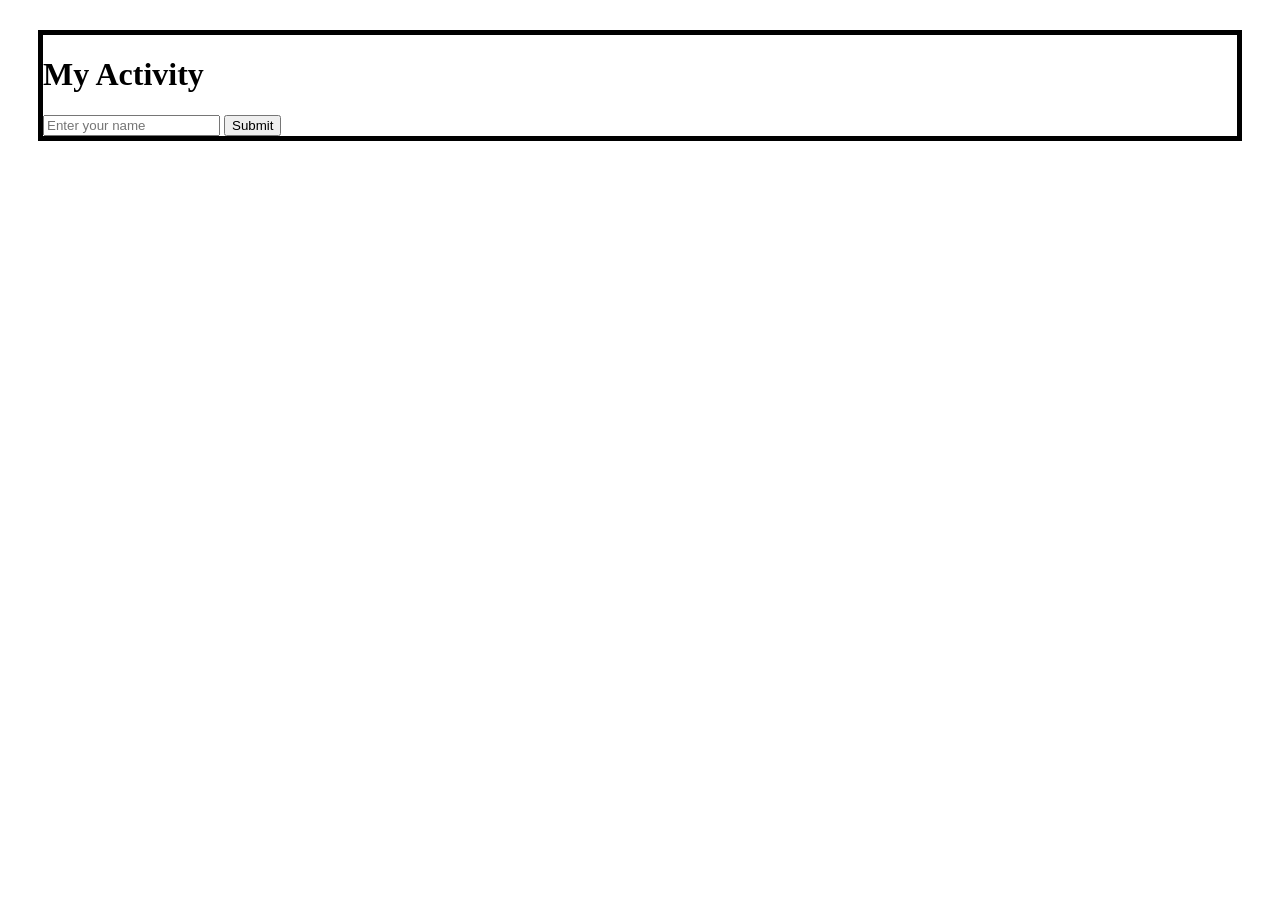
<file: activity.html>
<!DOCTYPE html>
<html lang="en">
<head>
    <meta charset="UTF-8">
    <meta name="viewport" content="width=device-width, initial-scale=1.0">
    <title>Document</title>
</head>
<body>
    <div style="margin: 30px; border: 5px solid black">  
        <h1> My Activity </h1>
            <form>
                <input  id="name-input" type="text" placeholder="Enter your name" required>
                <button type="submit" id="submit-btn">Submit</button>
            </form>
    </div>
    <script>
        const demoButton = document.querySelector('#submit-btn');
        const nameInput = document.querySelector('#name-input');
     demoButton.addEventListener('click',(event) => {
           alert('button clicked');
            event.preventDefault();
            console.log(`Name entered: ${nameInput.value}`);
     });
    </script>
</body>
</html>
</file>
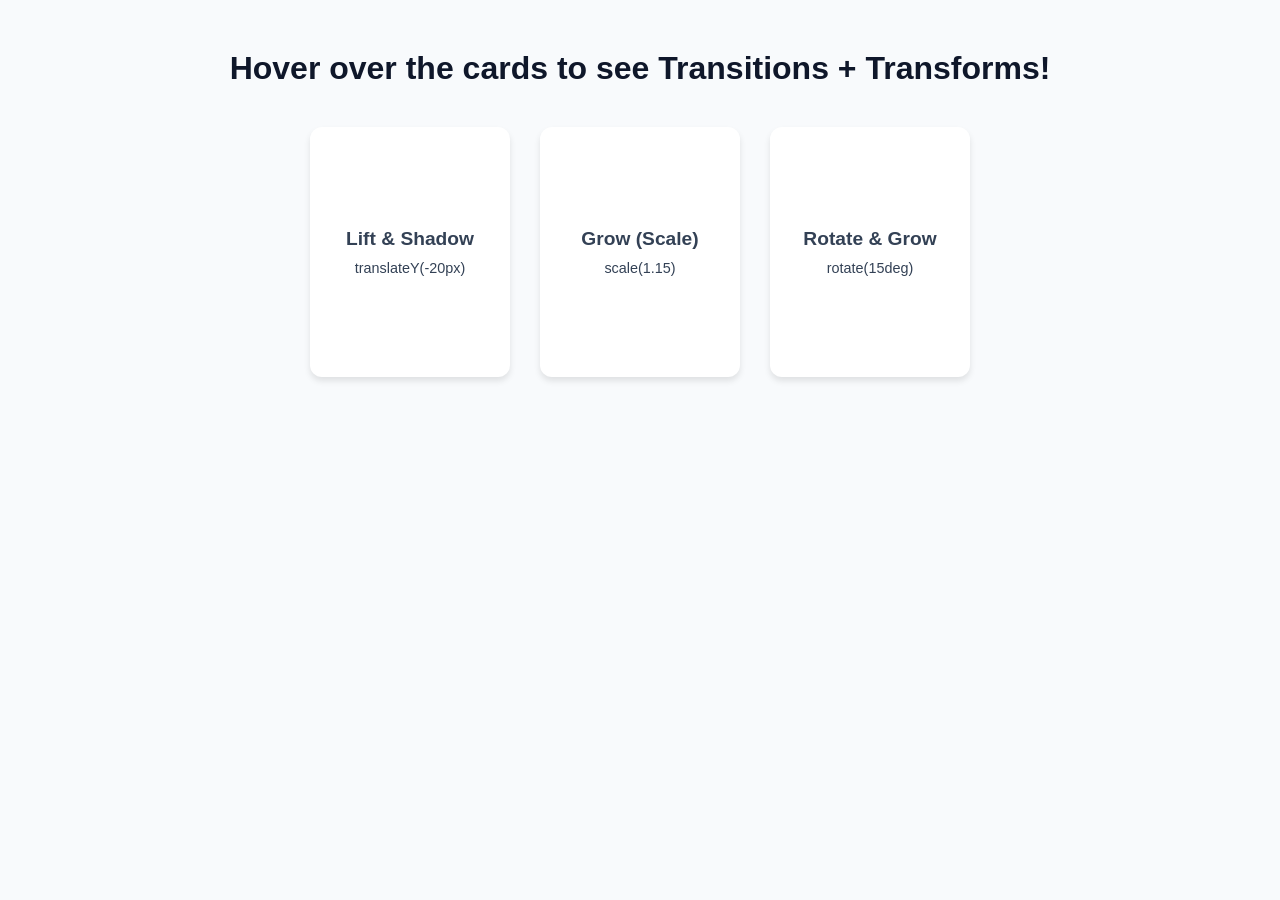
<file: animation.html>
<!DOCTYPE html>
<html lang="en">
<head>
    <meta charset="UTF-8">
    <meta name="viewport" content="width=device-width, initial-scale=1.0">
    <title>Transform & Transition Demo</title>
    <style>
        * { box-sizing: border-box; margin: 0; padding: 0; }
        body {
            font-family: 'Segoe UI', Tahoma, Geneva, Verdana, sans-serif;
            background-color: #f8fafc;
            display: flex;
            flex-direction: column;
            align-items: center;
            padding: 50px;
            text-align: center;
        }
        h1 { color: #0f172a; margin-bottom: 40px; }
       
        .container {
            display: flex;
            gap: 30px;
            flex-wrap: wrap;
            justify-content: center;
        }
 
        .card {
            background: white;
            width: 200px;
            height: 250px;
            border-radius: 12px;
            box-shadow: 0 4px 6px rgba(0,0,0,0.1);
            display: flex;
            flex-direction: column;
            align-items: center;
            justify-content: center;
            font-weight: bold;
            font-size: 1.2rem;
            color: #334155;
            cursor: pointer;
           
            /* THE MAGIC LINE */
            transition: all 0.4s ease;
        }
 
        /* Hover Effects */
        .card.lift:hover {
            transform: translateY(-20px);
            box-shadow: 0 15px 25px rgba(0,0,0,0.2);
            background: #3b82f6;
            color: white;
        }
 
        .card.grow:hover {
            transform: scale(1.15);
            background: #10b981;
            color: white;
        }
 
        .card.rotate:hover {
            transform: rotate(15deg) scale(1.1);
            background: #f59e0b;
            color: white;
        }
    </style>
</head>
<body>
 
    <h1>Hover over the cards to see Transitions + Transforms!</h1>
   
    <div class="container">
        <div class="card lift">
            <p>Lift & Shadow</p>
            <p style="font-size: 0.9rem; font-weight: normal; margin-top: 10px;">translateY(-20px)</p>
        </div>
       
        <div class="card grow">
            <p>Grow (Scale)</p>
            <p style="font-size: 0.9rem; font-weight: normal; margin-top: 10px;">scale(1.15)</p>
        </div>
       
        <div class="card rotate">
            <p>Rotate & Grow</p>
            <p style="font-size: 0.9rem; font-weight: normal; margin-top: 10px;">rotate(15deg)</p>
        </div>
    </div>
 
</body>
</html>
</file>
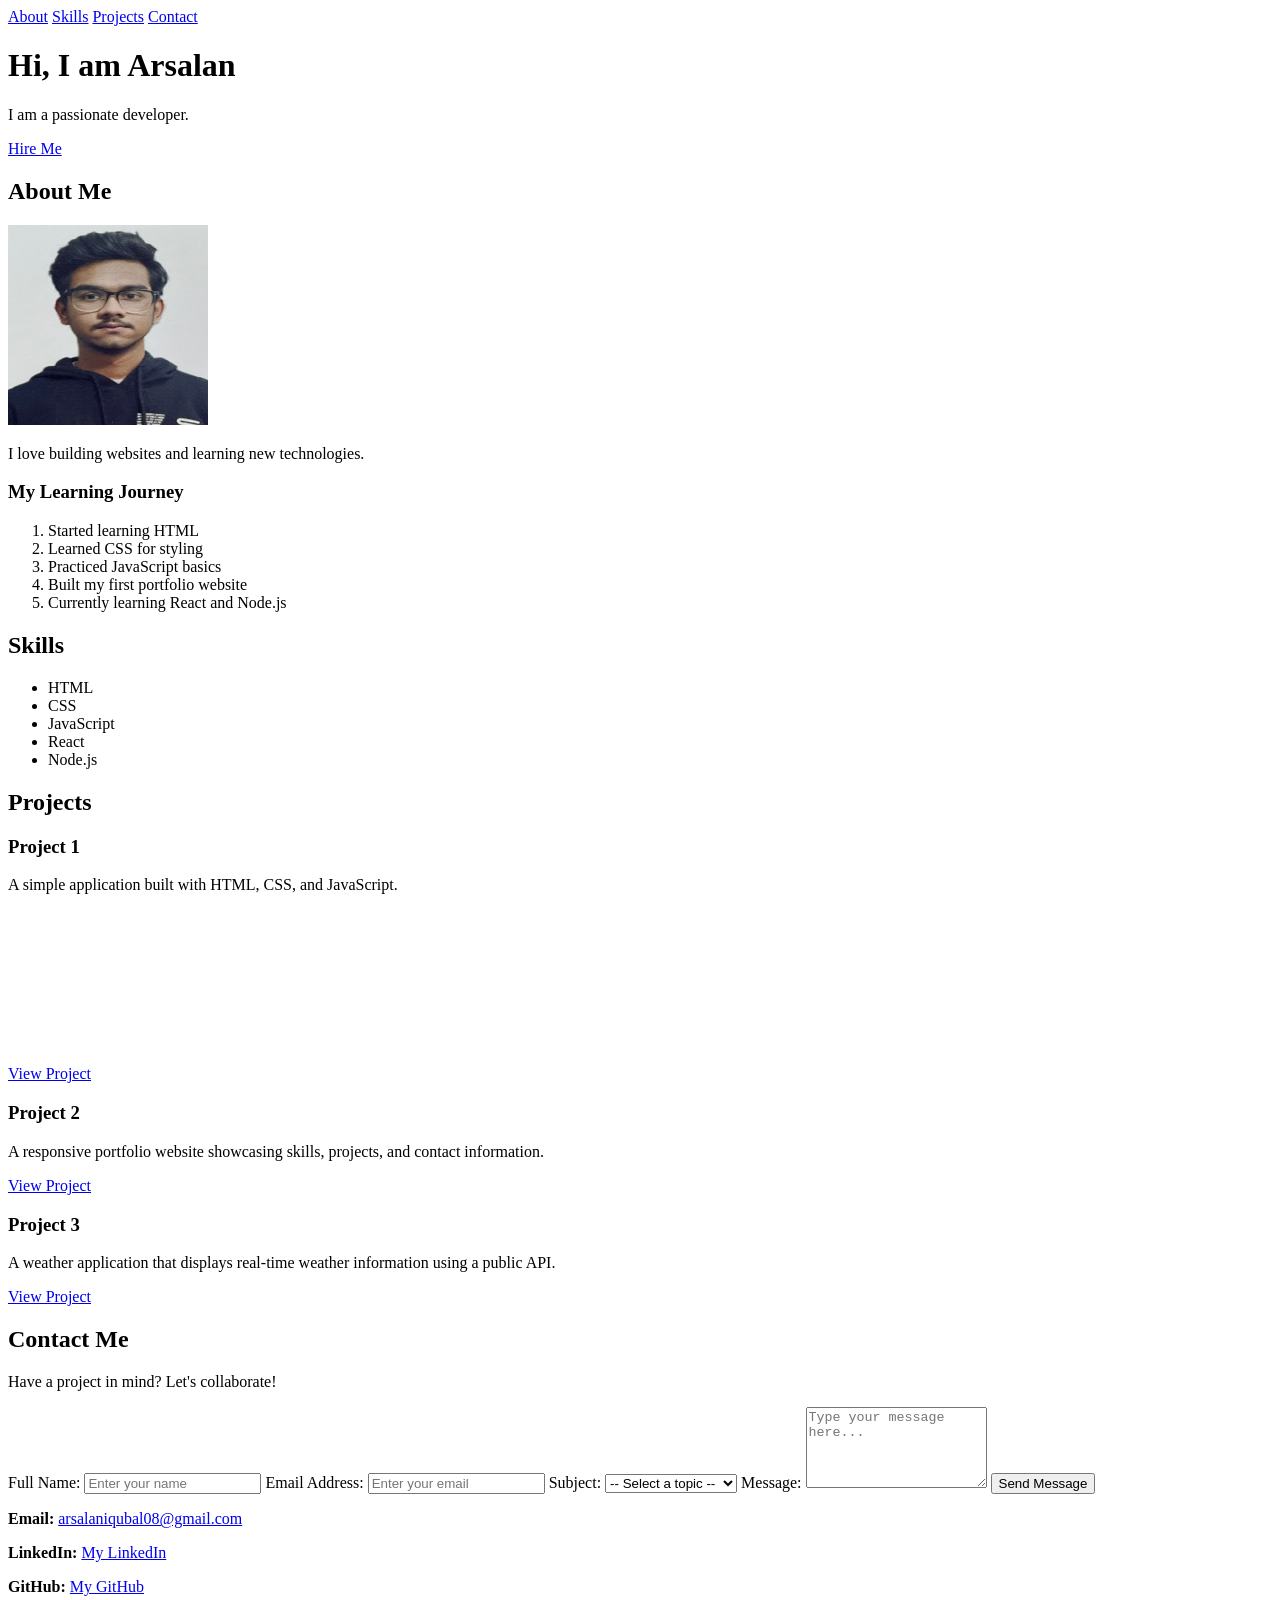
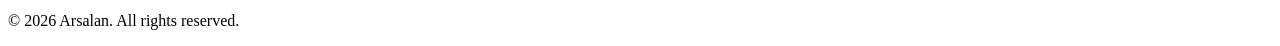
<file: form.html>
<!DOCTYPE html>
<html lang="en">
<head>
    <meta charset="UTF-8">
    <meta name="viewport" content="width=device-width, initial-scale=1.0">
 <!--SEO Meta Tags-->
   <meta name="description" content="Full stack developer specializing in React, Node.js, and modern web technologies. Available for freelance projects and collaborations.">
    <meta name="keywords" content="Arsalan Iqubal, Portfolio, Web Developer, React, Node.js, JavaScript, HTML, CSS, Freelance Developer">
    <meta name="author" content="Arsalan Iqubal">
   <title>My Portfolio | Arsalan</title> 
 <link rel="icon" type="image/png" href="favicon.png">
  <!-- Open Graph Meta Tags for Social Media Sharing -->
    
    <meta property="og:title" content="My Portfolio | Arsalan">
    <meta property="og:description" content="Full stack developer specializing in React, Node.js, and modern web technologies. Available for freelance projects and collaborations.">
    <meta property="og:image" content="images/profile.jpg">
    <meta property="og:url" content="[Your Portfolio URL]">
    <meta property="og:type" content="website">

    
    <!-- Twitter Card Meta Tags -->
    <meta name="twitter:card" content="summary_large_image">
    <meta name="twitter:title" content="My Portfolio | Arsalan">
    <meta name="twitter:description" content="Full stack developer specializing in React, Node.js, and modern web technologies. Available for freelance projects and collaborations.">
    <meta name="twitter:image" content="images/profile.jpg">
 

<body>

    <!-- Navigation -->
    <nav>
        <a href="#about">About</a>
        <a href="#skills">Skills</a>
        <a href="#projects">Projects</a>
        <a href="#contact">Contact</a>
    </nav>

    <!-- Hero Section -->
    <header>
        <h1>Hi, I am Arsalan</h1>
        <p>I am a passionate developer.</p>
        <a href="#contact" class="btn">Hire Me</a>
    </header>

    <!-- About Section -->
    <section id="about">
        <h2>About Me</h2>

        <img src="profile.jpg" alt="Profile Picture" width="200" height="200">

        <p>I love building websites and learning new technologies.</p>

        <h3>My Learning Journey</h3>
        <ol>
            <li>Started learning HTML</li>
            <li>Learned CSS for styling</li>
            <li>Practiced JavaScript basics</li>
            <li>Built my first portfolio website</li>
            <li>Currently learning React and Node.js</li>
        </ol>
    </section>

    <!-- Skills Section -->
    <section id="skills">
        <h2>Skills</h2>

        <ul>
            <li>HTML</li>
            <li>CSS</li>
            <li>JavaScript</li>
            <li>React</li>
            <li>Node.js</li>
        </ul>
    </section>

    <!-- Projects Section -->
    <section id="projects">
        <h2>Projects</h2>

        <div class="project card">
            <h3>Project 1</h3>
            <p>A simple application built with HTML, CSS, and JavaScript.</p>
            <a href="project1.html" class="btn">View Project</a>
            <iframe width="300" height="169" src="https://www.youtube.com/embed/tqjJrXd27m4" title="YouTube video player" frameborder="0" allowfullscreen></iframe>

        <div class="project card">
            <h3>Project 2</h3>
            <p>A responsive portfolio website showcasing skills, projects, and contact information.</p>
            <a href="#" class="btn">View Project</a>
        </div>

        <div class="project card">
            <h3>Project 3</h3>
            <p>A weather application that displays real-time weather information using a public API.</p>
            <a href="#" class="btn">View Project</a>
        </div>
    </section>

    <!-- Contact Section -->
    <section id="contact">
    <h2>Contact Me</h2>
    <p>Have a project in mind? Let's collaborate!</p>

    <form action="/submit" method="POST">

        <label for="name">Full Name:</label>
        <input type="text" id="name" name="name" placeholder="Enter your name" required>

        <label for="email">Email Address:</label>
        <input type="email" id="email" name="email" placeholder="Enter your email" required>

        <label for="subject">Subject:</label>
        <select id="subject" name="subject">
            <option value="">-- Select a topic --</option>
            <option value="web-development">Web Development</option>
            <option value="mobile-apps">Mobile Apps</option>
            <option value="other">Other</option>
        </select>

        <label for="message">Message:</label>
        <textarea id="message" name="message" rows="5" placeholder="Type your message here..." required></textarea>

        <button type="submit">Send Message</button>

    </form>

    <p>
        <strong>Email:</strong>
        <a href="mailto:arsalaniqubal08@gmail.com">
            arsalaniqubal08@gmail.com
        </a>
    </p>

    <p>
        <strong>LinkedIn:</strong>
        <a href="https://www.linkedin.com/in/arsalan-iqubal-a02722411" target="_blank">
            My LinkedIn
        </a>
    </p>

    <p>
        <strong>GitHub:</strong>
        <a href="https://github.com/Arsalan0408" target="_blank">
            My GitHub
        </a>
    </p>
</section>
    <!-- Footer -->
    <footer>
        <p>&copy; 2026 Arsalan. All rights reserved.</p>
    </footer>

</body>
</html>
</file>
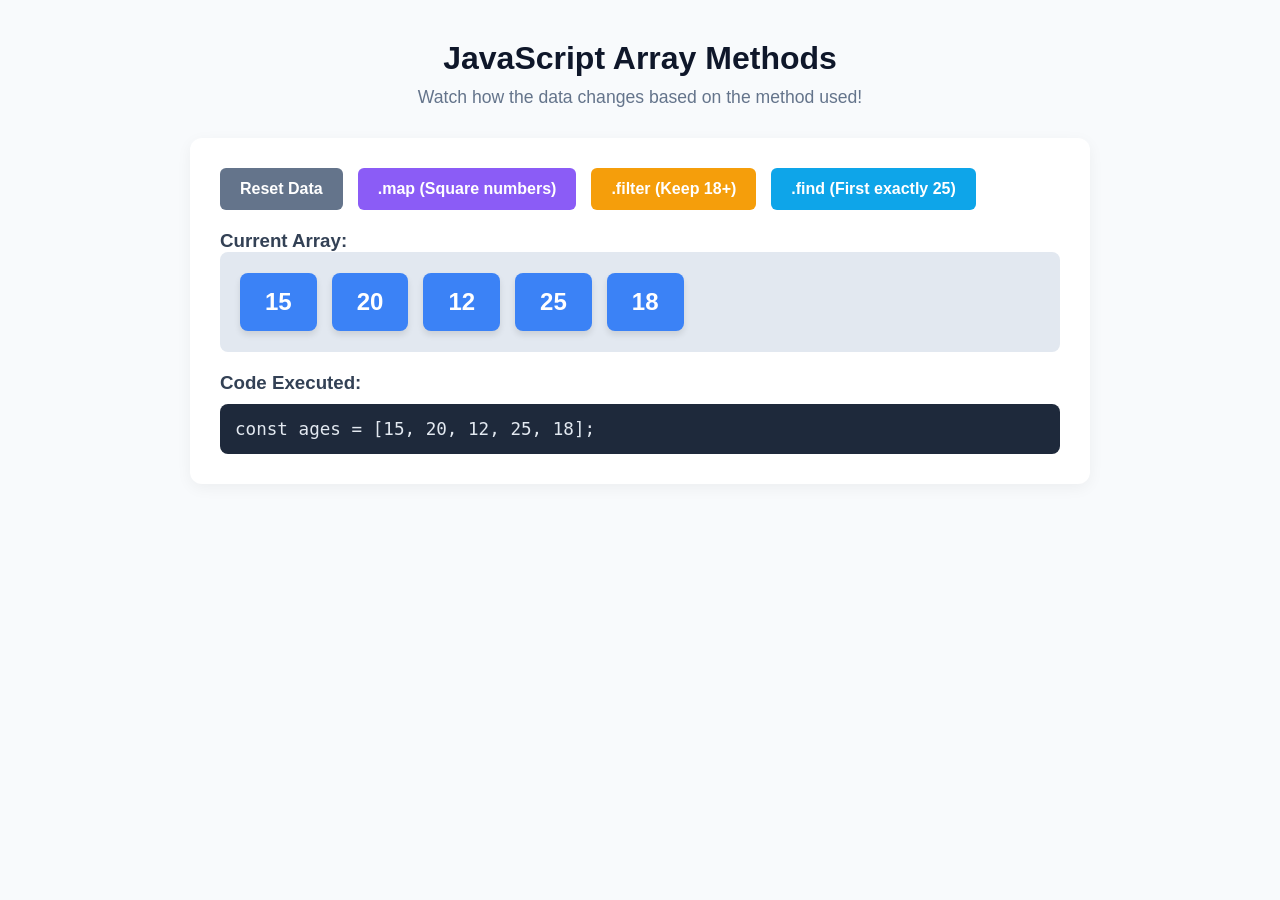
<file: visualiser.html>
<!DOCTYPE html>
<html lang="en">
<head>
    <meta charset="UTF-8">
    <meta name="viewport" content="width=device-width, initial-scale=1.0">
    <title>Array Methods Superpowers</title>
    <style>
        * { box-sizing: border-box; margin: 0; padding: 0; }
        body {
            font-family: 'Segoe UI', Tahoma, Geneva, Verdana, sans-serif;
            background-color: #f8fafc;
            color: #334155;
            padding: 40px;
            display: flex;
            flex-direction: column;
            align-items: center;
        }
        h1 { margin-bottom: 10px; color: #0f172a; }
        p.subtitle { margin-bottom: 30px; color: #64748b; font-size: 1.1rem; }
       
        .container {
            width: 100%;
            max-width: 900px;
            background: white;
            padding: 30px;
            border-radius: 12px;
            box-shadow: 0 4px 15px rgba(0,0,0,0.05);
        }
 
        .array-display {
            display: flex;
            gap: 15px;
            padding: 20px;
            background: #e2e8f0;
            border-radius: 8px;
            min-height: 100px;
            align-items: center;
            flex-wrap: wrap;
            margin-bottom: 20px;
        }
 
        .array-item {
            background: #3b82f6;
            color: white;
            padding: 15px 25px;
            border-radius: 8px;
            font-size: 1.5rem;
            font-weight: bold;
            box-shadow: 0 4px 6px rgba(0,0,0,0.1);
            transition: all 0.3s ease;
        }
 
        /* Specific colors for specific numbers to make finding/filtering obvious */
        .array-item.adult { background: #10b981; } /* Green for 18+ */
        .array-item.child { background: #ef4444; } /* Red for < 18 */
 
        .controls {
            display: flex;
            gap: 15px;
            margin-bottom: 20px;
            flex-wrap: wrap;
        }
 
        button {
            padding: 12px 20px;
            font-size: 1rem;
            font-weight: bold;
            border: none;
            border-radius: 6px;
            cursor: pointer;
            transition: background 0.3s, transform 0.1s;
        }
        button:active { transform: scale(0.95); }
       
        .btn-reset { background: #64748b; color: white; }
        .btn-map { background: #8b5cf6; color: white; }
        .btn-filter { background: #f59e0b; color: white; }
        .btn-find { background: #0ea5e9; color: white; }
 
        .code-snippet {
            background: #1e293b;
            color: #e2e8f0;
            padding: 15px;
            border-radius: 8px;
            font-family: monospace;
            font-size: 1.1rem;
            margin-top: 10px;
        }
        .highlight { color: #38bdf8; }
    </style>
</head>
<body>
 
    <h1>JavaScript Array Methods</h1>
    <p class="subtitle">Watch how the data changes based on the method used!</p>
 
    <div class="container">
       
        <div class="controls">
            <button class="btn-reset" onclick="resetArray()">Reset Data</button>
            <button class="btn-map" onclick="runMap()">.map (Square numbers)</button>
            <button class="btn-filter" onclick="runFilter()">.filter (Keep 18+)</button>
            <button class="btn-find" onclick="runFind()">.find (First exactly 25)</button>
        </div>
 
        <h3>Current Array:</h3>
        <div class="array-display" id="output">
            <!-- Items injected here by JS -->
        </div>
 
        <h3>Code Executed:</h3>
        <div class="code-snippet" id="code-output">
            const ages = [15, 20, 12, 25, 18];
        </div>
    </div>
 
    <script>
        // Our starting data
        const originalData = [15, 20, 12, 25, 18];
       
        // Function to draw array to screen
        function renderArray(arr, colorCode = false) {
            const output = document.getElementById('output');
            output.innerHTML = ''; // clear current
 
            // If it's a single value (from .find), wrap it in an array to render
            const dataToRender = Array.isArray(arr) ? arr : (arr ? [arr] : ["Not Found"]);
 
            dataToRender.forEach(num => {
                const div = document.createElement('div');
                div.className = 'array-item';
                div.textContent = num;
                console.log("Num", num);
                // Add color classes if requested
                if (colorCode && num !== "Not Found") {
                    div.classList.add(num >= 18 ? 'adult' : 'child');
                }
               
                output.appendChild(div);
            });
        }
 
        // 1. Reset
        function resetArray() {
            renderArray(originalData, false);
            document.getElementById('code-output').innerHTML = "const ages = [15, 20, 12, 25, 18];";
        }
 
        // 2. Map (Transform)
        function runMap() {
            const result = originalData.map(num => num * num);
            renderArray(result, false);
            document.getElementById('code-output').innerHTML = "const result = ages.<span class='highlight'>map</span>(num => num * num);";
        }
 
        // 3. Filter (Sift)
        function runFilter() {
            const result = originalData.filter(num => num >= 18);
            renderArray(result, true); // True to color code adults vs kids
            document.getElementById('code-output').innerHTML = "const result = ages.<span class='highlight'>filter</span>(num => num >= 18);";
        }
 
        // 4. Find (Detective)
        function runFind() {
            const result = originalData.find(num => num === 25);
            renderArray(result, true);
            document.getElementById('code-output').innerHTML = "const result = ages.<span class='highlight'>find</span>(num => num === 25);";
        }
 
        // Initialize on load
        resetArray();
    </script>
</body>
</html>
</file>
